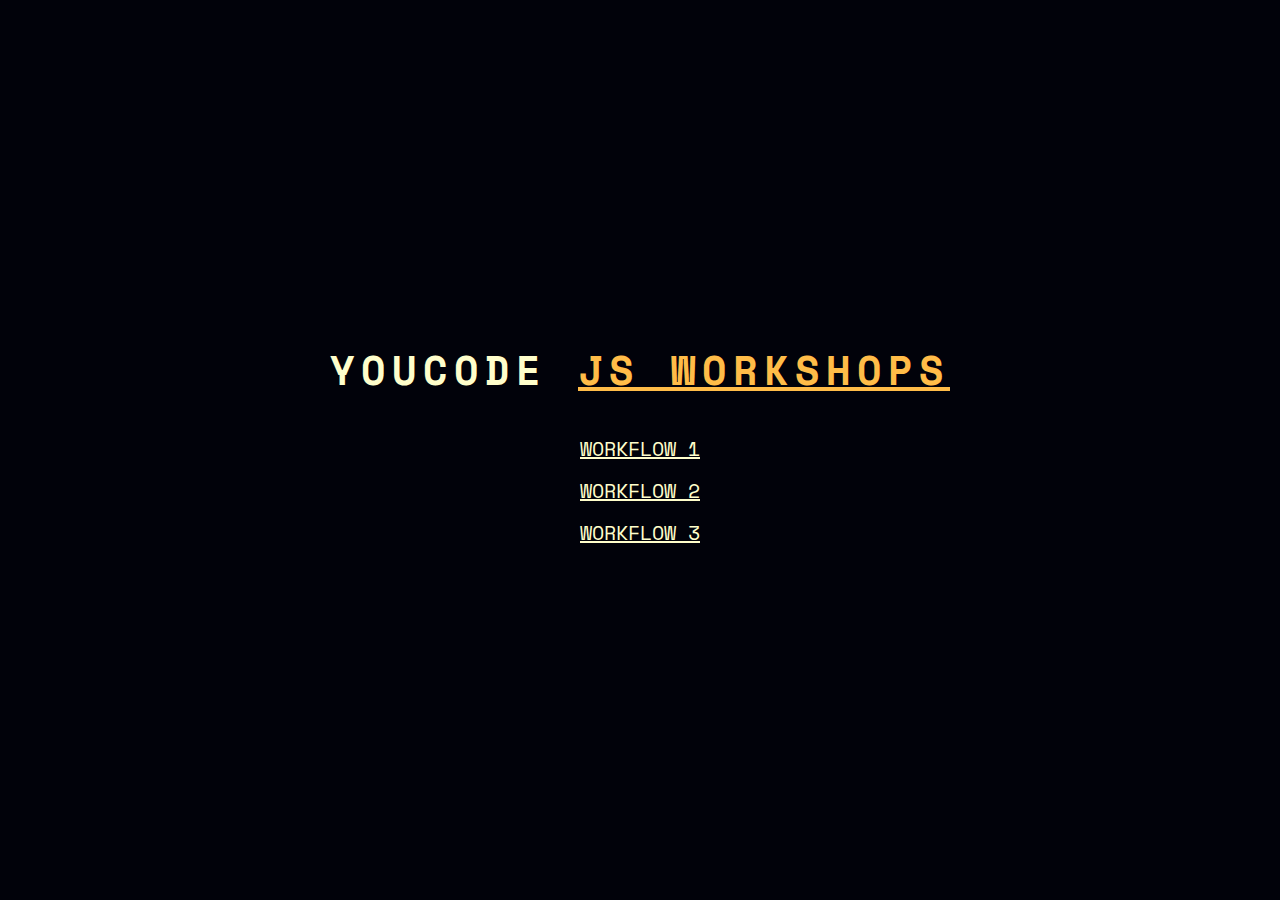
<file: index.html>
<!DOCTYPE html>
<html lang="en">
<head>
  <meta charset="UTF-8">
  <meta http-equiv="X-UA-Compatible" content="IE=edge">
  <meta name="viewport" content="width=device-width, initial-scale=1.0">
  <title>Brief Projects (C2N2)</title>
  <link rel="stylesheet" href="./style.css">
</head>
<body>
  <div class="project">
    <h1 class="project__header">Youcode <a href="https://github.com/abdelhamidaitayoub/js-workshops">JS WORKSHOPS</a></h1>
    <h3 class="project__competance"></h3>
    <a class="project__btn" href="./workshop1/index.html">Workflow 1</a>
    <a class="project__btn" href="./workshop2/index.html">Workflow 2</a>
    <a class="project__btn" href="./workshop3/index.html">Workflow 3</a>
  </div>
</body>
</html>
</file>
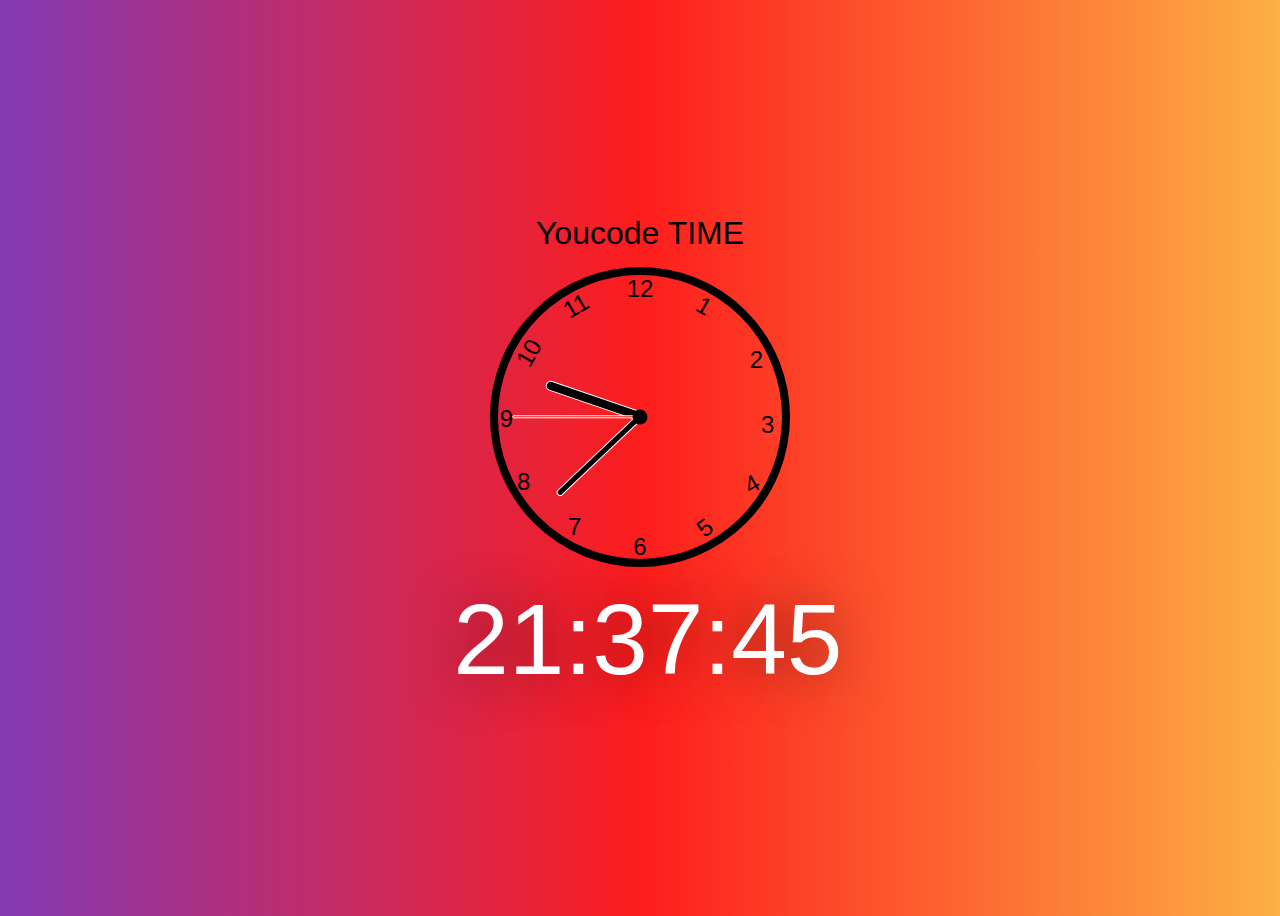
<file: workshop1/index.html>
<!DOCTYPE html>
<html lang="en">
<head>
  <meta charset="UTF-8">
  <meta name="viewport" content="width=device-width, initial-scale=1.0">
  <meta http-equiv="X-UA-Compatible" content="ie=edge">
  <link href="./css/style.css" rel="stylesheet">
  <script defer src="./js/script.js"></script>
  <title>Clock</title>
</head>
<body>

  <div class="text">Youcode TIME</div>
  <div class="clock">
    <div class="hand hour" data-hour-hand></div>
    <div class="hand minute" data-minute-hand></div>
    <div class="hand second" data-second-hand></div>
    <div class="number number1">1</div>
    <div class="number number2">2</div>
    <div class="number number3">3</div>
    <div class="number number4">4</div>
    <div class="number number5">5</div>
    <div class="number number6">6</div>
    <div class="number number7">7</div>
    <div class="number number8">8</div>
    <div class="number number9">9</div>
    <div class="number number10">10</div>
    <div class="number number11">11</div>
    <div class="number number12">12</div>
  </div>
  <!-- DEGITAL-CLOCK -->
  <div class="horloge">
    <div class="heures"></div>
    
  </div>

</body>
</html>
</file>
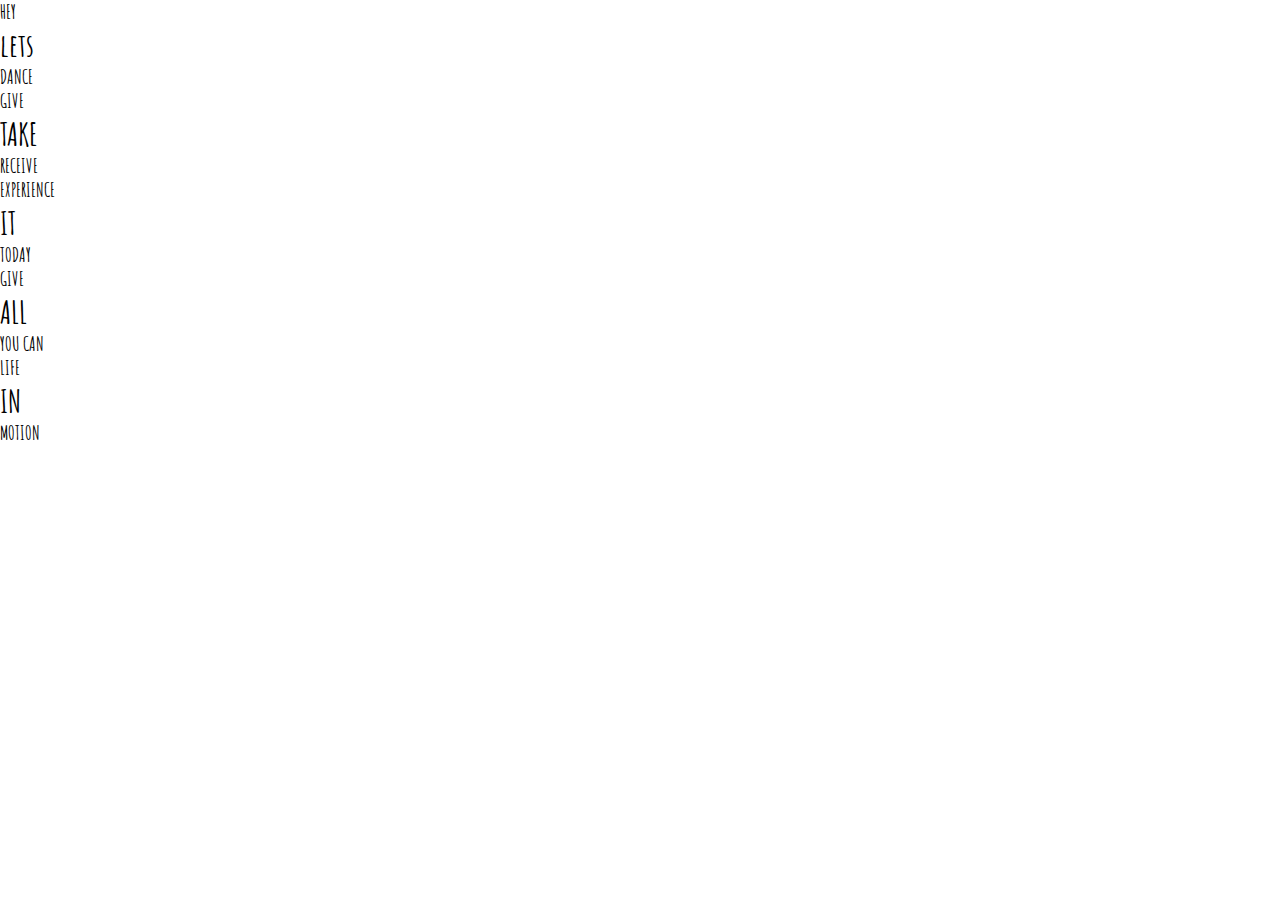
<file: workshop2/index.html>
<!DOCTYPE html>
<html lang="en">
<head>
  <meta charset="UTF-8">
  <meta http-equiv="X-UA-Compatible" content="IE=edge">
  <meta name="viewport" content="width=device-width, initial-scale=1.0">
  <link rel="stylesheet" href="https://fonts.googleapis.com/css?family=Amatic+SC">
  <link rel="stylesheet" href="style.css">
  <title>Workshop2</title>
</head>
<body>
  <div class="container">
    <div id="contanier__cards">
  <div id="card1" class="card">
    <h3 class="title title-top ">HEY</h3>
    <h1 class="show">lets</h1>
    <h3 class="title title-bottom">DANCE</h3>
    
  </div>
  <div id="card2" class="card">
    <h3 class="title title-top">GIVE</h3>
    <h1 class="show">TAKE</h1>
    <h3 class="title title-bottom">RECEIVE</h3>
  </div> <div id="card3" class="card">
    <h3 class="title title-top">EXPERIENCE</h3>
    <h1 class="show">IT</h1>
    <h3 class="title title-bottom">TODAY</h3>
  </div> 
  <div id="card4" class="card">
    <h3 class="title title-top">GIVE</h3>
    <h1 class="show">ALL</h1>
    <h3 class="title title-bottom">YOU CAN</h3>
  </div> 
  <div id="card5" class="card">
    <h3 class="title title-top">LIFE</h3>
    <h1 class="show">IN</h1>
    <h3 class="title title-bottom">MOTION</h3>
 
</div>
</div>

<script src="app.js"></script>
</body>
</html>
</file>
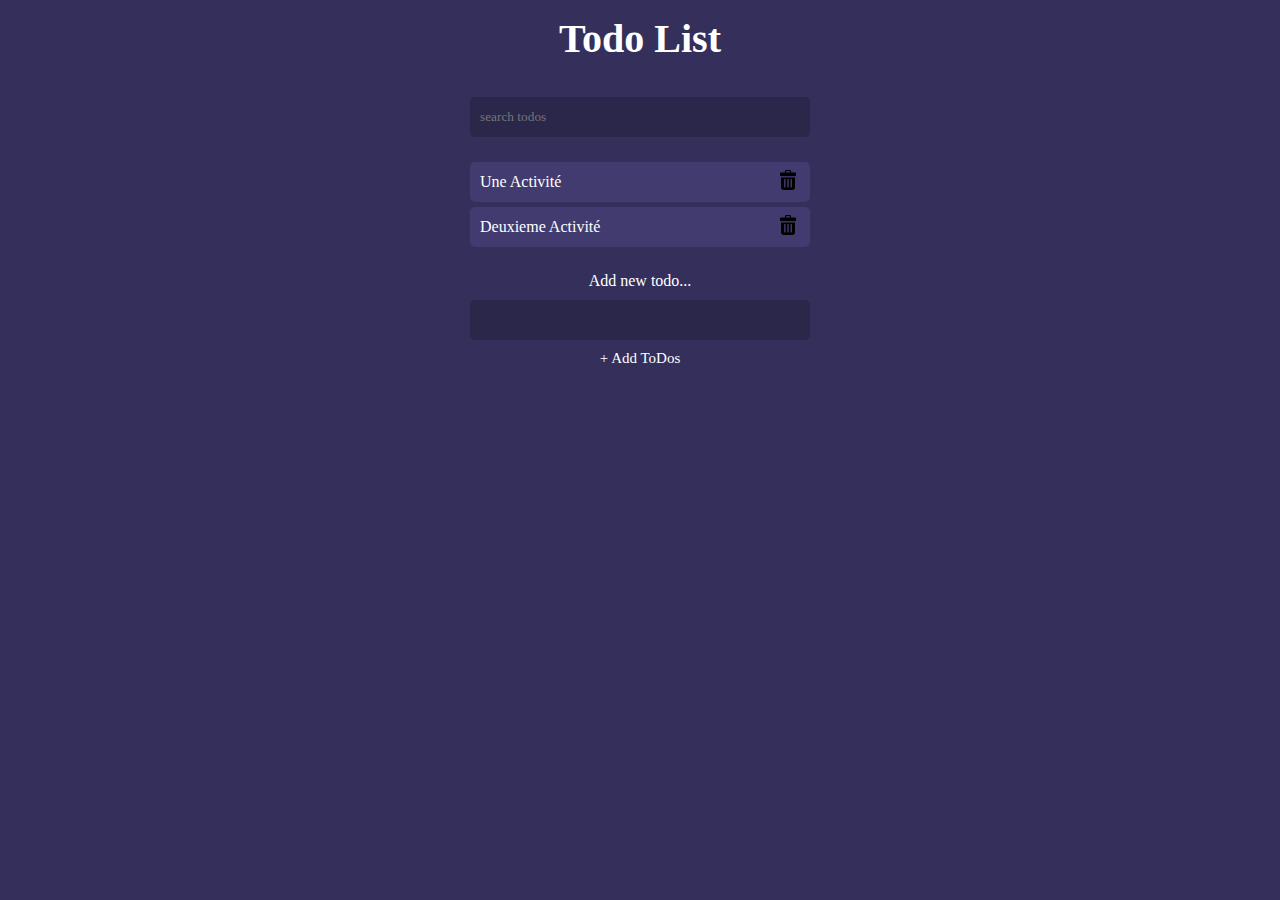
<file: workshop3/index.html>
<!DOCTYPE html>
<html lang="en">

<head>
    <meta charset="UTF-8">
    <meta http-equiv="X-UA-Compatible" content="IE=edge">
    <meta name="viewport" content="width=device-width, initial-scale=1.0">
    <link rel="stylesheet" href="./css/style.css">
    <title>ToDo</title>
</head>

<body>
    <div class="container">
        <div class="title">
            <h1>Todo List </h1>
        </div>
        <form action="" class="search">
            <input type="text" class="input-field"  placeholder="search todos">
        </form>
        <div class="list">
            <ul class="todos">
                <li class="delete">
                    <p>Une Activité</p>
                    <button ><img src="./img/trash.png"></button>
                </li>
                <li>
                    <p>Deuxieme Activité</p>
                    <button><img src="./img/trash.png"></button>
                </li>
            </ul>
        </div>

        <form class="add">
            <label class="text-light">
                Add new todo...
            </label>
            <input type="text" class="form-control m-auto" name="add">
            <input type="submit" class="addbutton" value="+ Add ToDos">
        </form>

    </div>
    <script src="./js/script.js"></script>
</body>

</html>
</file>
<file: style.css>
@import url("https://fonts.googleapis.com/css2?family=Space+Mono:wght@400;700&display=swap");
*,
*::after,
*::before {
  margin: 0;
  padding: 0;
  -webkit-box-sizing: inherit;
          box-sizing: inherit;
}

:root {
  --color-black: #01020A;
  --color-white: #FFFECB;
  --color-yellow: #FFBC48;
}

html {
  font-size: 62.5%;
}

body {
  font-family: 'Space Mono', monospace;
  font-weight: 400;
  -webkit-box-sizing: border-box;
          box-sizing: border-box;
  color: var(--color-white);
  /*  */
  height: 100vh;
  background-color: var(--color-black);
}

.project {
  height: 100%;
  display: -webkit-box;
  display: -ms-flexbox;
  display: flex;
  -webkit-box-orient: vertical;
  -webkit-box-direction: normal;
      -ms-flex-direction: column;
          flex-direction: column;
  -webkit-box-pack: center;
      -ms-flex-pack: center;
          justify-content: center;
  -webkit-box-align: center;
      -ms-flex-align: center;
          align-items: center;
  text-transform: uppercase;
  font-size: 2rem;
}

.project__header {
  font-weight: 700;
  letter-spacing: .7rem;
}

.project__header a {
  color: var(--color-yellow);
  -webkit-transition: color 4ms;
  transition: color 4ms;
}

.project__header a:hover {
  color: var(--color-white);
}

.project__competance {
  font-weight: 700;
  letter-spacing: .7rem;
  margin: .5rem 0 3rem;
}

.project__btn {
  color: var(--color-white);
  margin-bottom: 1.3rem;
  -webkit-transition-property: color;
  transition-property: color;
  -webkit-transition-delay: 4ms;
          transition-delay: 4ms;
}

.project__btn:hover {
  color: var(--color-yellow);
}
</file>
<file: workshop1/css/style.css>
*, *::after, *::before {
  box-sizing: border-box;
  font-family: Gotham Rounded, sans-serif;
}

body {
  background: linear-gradient(90deg, rgba(131,58,180,1) 0%, rgba(253,29,29,1) 50%, rgba(252,176,69,1) 100%);;
  display: flex;
  justify-content: center;
  align-items: center;
  min-height: 100vh;
  overflow: hidden;
  flex-direction: column;
}

.clock {
  width: 300px;
  height: 300px;
  background-color:  rgba(253,29,29,1) 50%;
  border-radius: 50%;
  border:8px solid black;
  position: relative;
  margin: 10px;
}

.clock .number {
  --rotation: 0;
  position: absolute;
  width: 100%;
  height: 100%;
  text-align: center;
  transform: rotate(var(--rotation));
  font-size: 1.5rem;
}

.clock .number1 { --rotation: 30deg; }

.clock .number2 { --rotation: 0deg; 
bottom: -25%;
right: -41%;}

.clock .number3 { --rotation:360deg;
bottom: -48%; right: -45%; }

.clock .number4 { --rotation: 330deg;
bottom: -63%; right: -62%; }

.clock .number5 { --rotation: 323deg;
left: 50%;
bottom: -75%; }

.clock .number6 { --rotation: 360deg;
bottom: -91% ; }

.clock .number7 { --rotation: 360deg ;
 bottom: -84%; left: -23%;}

 .clock .number8 { --rotation: 360deg; bottom: -68%;
left: -41%; }

.clock .number9 { --rotation: 360deg;
bottom: -46%; left: -47%; }

.clock .number10 { --rotation: 300deg; }



.clock .number11 { --rotation: 330deg; }

.clock .hand {
  --rotation: 0;
  position: absolute;
  bottom: 50%;
  left: 50%;
  border: 1px solid white;
  border-top-left-radius: 10px;
  border-top-right-radius: 10px;
  transform-origin: bottom;
  z-index: 10;
  transform: translateX(-50%) rotate(calc(var(--rotation) * 1deg));
}

.clock::after {
  content: '';
  position: absolute;
  background-color: black;
  z-index: 11;
  width: 15px;
  height: 15px;
  top: 50%;
  left: 50%;
  transform: translate(-50%, -50%);
  border-radius: 50%;
}

.clock .hand.second {
  width: 3px;
  height: 45%;
  background-color: red;
}

.clock .hand.minute {
  width: 7px;
  height: 40%;
  background-color: black;
}

.clock .hand.hour {
  width: 10px;
  height: 35%;
  background-color: black;
}

/* DEGITAL-CLOCK */

.horloge{
  display: flex;
  flex-direction: column;
  justify-content: center;
  align-items: center;
  color: #fff;
  text-shadow: 0 2px 50px rgba(10,10,10,0.5);
  margin: 5px;
  padding-left: 10%;

}

.heures{
  width: 500px;
  font-size: 100px;
  padding-bottom: 5px;
}
.text{
  color: #000;
  font-size: xx-large;
  display: flex;
  align-items: center;
  margin: 5px;
}
</file>
<file: workshop2/style.css>
@import url("https://fonts.googleapis.com/css2?family=Amatic+SC:wght@400;700&display=swap");

:root {
  --font-color: white;
  --font-family: "Amatic SC", cursive;
  --bck-color: #ffc600;
}

* {
  margin: 0;
  padding: 0;
  box-sizing: border-box;
}

body {
  font-family: var(--font-family);
  overflow: hidden;
}

<<<<<<< Updated upstream
#contanier__cards {
  width: 100vw;
  height: 100vh;
  background-color: var(--bck-color);
  display: flex;
  flex-wrap: nowrap;
}
=======
#contanier__cards{
    width: 100vw;
    height: 100vh;
    background-color: var(--bck-color);
    display: flex;
    flex-wrap: nowrap;
 
>>>>>>> Stashed changes

h3 {
  font-weight: 400;
  font-size: 4rem;
  text-shadow: 2px 2px #000;
}

h1 {
  font-size: 5rem;
  text-shadow: 2px 2px #000;
}

#card1 {
  background-image: url("img/image1.jpeg");
}

#card2 {
  background-image: url("img/image2.jpeg");
}

#card3 {
  background-image: url("img/image3.jpeg");
}
.card {
  width: 20%;
  display: flex;
  flex-direction: column;
  color: var(--font-color);
  background-size: cover;
  background-position: center;
  background-repeat: no-repeat;
  align-items: center;
  justify-content: center;
}

.card:hover {
  width: 60%;
}

#card4 {
  color: var(--font-color);
  background-image: url("img/image4.jpeg");
}
#card5 {
  background-image: url("img/image5.jpeg");
}

.title-top {
  transform: translateY(-500%);
  transition: transform 1s ease;
}

.title-bottom {
  transform: translateY(500%);
  transition: transform 1s ease;
}

.show {
  transform: translateY(0);
  font-size: 6rem;
  transition: font-size 0.7s cubic-bezier(0.61, -0.19, 0.7, -0.11);
}
</file>
<file: workshop3/css/style.css>
:root{
    --font:'impact';
    --txtcolor: #fff;
    --bg-color: #352F5B;
    --listcolor: #423B6F;
    --dashcolor: #2A274A;
    --box-height: 40px;
    --box-width: 340px;
    --bor-red: 5px;

}

*{
    margin: 0%;
    padding: 0%;
    box-sizing: border-box;
    font-family: var(--font);
}

body{
    background-color: var(--bg-color);
}

.container{
    display: flex;
    flex-direction: column;
    align-items: center;
    gap: 20px;
}

.title{
    font-size: 20px;
    margin: 15px 0px;
    color: var(--txtcolor);
}

input[type=text]{
    background-color: var(--dashcolor);
    color: var(--txtcolor);
    padding-left: 10px;
    width: var(--box-width);
    height: var(--box-height);
    border: none;
    border-radius: var(--bor-red);
}

ul{
    list-style-type: none;
    color: var(--txtcolor);
}

li{
    background-color: var(--listcolor);
    width: var(--box-width);
    height: var(--box-height);
    display: flex;
    justify-content: space-between;
	align-items: center;
    border-radius: var(--bor-red);
    margin: 5px 0px;
}

li p{
    margin-left: 10px;
}

li button{
    margin-right: 10px;
    width: 25px;
    height: 25px;
    background: none;
    border: none;
}

li img{
    width: 20px;
}

.add{
    color: var(--txtcolor);
    display: flex;
    flex-direction: column;
    align-items: center;
    gap: 10px;
}

.what{
    font-size: 17px;
}

input[type=submit]{
    width: 100px;
    background: none;
    border: none;
    color: var(--txtcolor);
    font-size: 15px;
}

input[type=submit]:hover{
    font-size: 17px;
}
input[type=submit]:focus{
    font-size: 14px;
}
</file>
